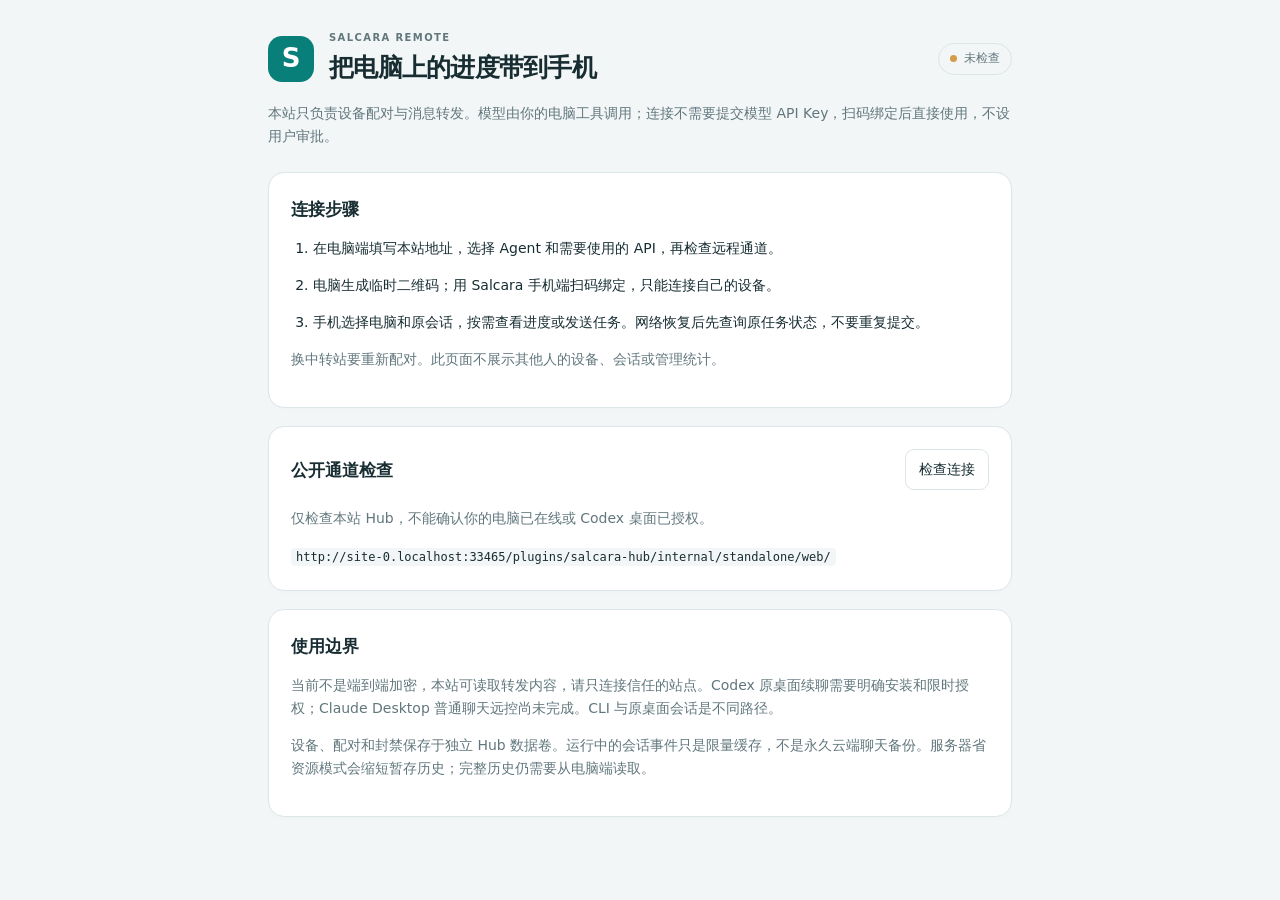
<file: plugins/salcara-hub/internal/standalone/web/help.html>
<!doctype html>
<html lang="zh-CN"><head><meta charset="utf-8"><meta name="viewport" content="width=device-width,initial-scale=1"><meta name="referrer" content="no-referrer"><title>Salcara · 连接说明</title><link rel="icon" href="./icon.svg" type="image/svg+xml"><link rel="stylesheet" href="./app.css"><script src="./help.js" defer></script></head>
<body><main class="page help-page">
<header class="header"><div class="brand">S</div><div><p class="eyebrow">SALCARA REMOTE</p><h1>把电脑上的进度带到手机</h1></div><span id="health" class="pill">未检查</span></header>
<p class="intro">本站只负责设备配对与消息转发。模型由你的电脑工具调用；连接不需要提交模型 API Key，扫码绑定后直接使用，不设用户审批。</p>
<section class="panel"><h2>连接步骤</h2><ol class="steps"><li>在电脑端填写本站地址，选择 Agent 和需要使用的 API，再检查远程通道。</li><li>电脑生成临时二维码；用 Salcara 手机端扫码绑定，只能连接自己的设备。</li><li>手机选择电脑和原会话，按需查看进度或发送任务。网络恢复后先查询原任务状态，不要重复提交。</li></ol><p class="muted">换中转站要重新配对。此页面不展示其他人的设备、会话或管理统计。</p></section>
<section class="panel"><div class="section-title"><h2>公开通道检查</h2><button id="check" type="button" class="secondary">检查连接</button></div><p id="status" class="muted">仅检查本站 Hub，不能确认你的电脑已在线或 Codex 桌面已授权。</p><code id="hub-url"></code></section>
<section class="panel"><h2>使用边界</h2><p class="muted">当前不是端到端加密，本站可读取转发内容，请只连接信任的站点。Codex 原桌面续聊需要明确安装和限时授权；Claude Desktop 普通聊天远控尚未完成。CLI 与原桌面会话是不同路径。</p><p class="muted">设备、配对和封禁保存于独立 Hub 数据卷。运行中的会话事件只是限量缓存，不是永久云端聊天备份。服务器省资源模式会缩短暂存历史；完整历史仍需要从电脑端读取。</p></section>
</main></body></html>
</file>
<file: plugins/salcara-hub/internal/standalone/web/app.css>
:root{color-scheme:light dark;--bg:#f3f6f7;--panel:#fff;--ink:#172d32;--muted:#61777d;--line:#dce5e8;--brand:#087f79;--soft:#e6f5f1;--danger:#ae3232}*{box-sizing:border-box}body{margin:0;background:var(--bg);color:var(--ink);font:14px/1.65 system-ui,-apple-system,"Segoe UI",sans-serif}.page{max-width:1280px;margin:0 auto;padding:30px 28px 36px}[hidden]{display:none!important}.header{display:flex;align-items:center;gap:15px;margin-bottom:12px}.brand{display:grid;place-items:center;width:46px;height:46px;border-radius:14px;color:white;background:var(--brand);font-size:26px;font-weight:750}.eyebrow{margin:0;letter-spacing:.14em;font-size:10px;color:var(--muted);font-weight:700}h1{font-size:25px;letter-spacing:-.03em;margin:0}h2{font-size:17px;margin:0 0 12px}.header>.pill{margin-left:auto}.intro{color:var(--muted);margin:14px 0 24px}.panel{background:var(--panel);border:1px solid var(--line);border-radius:16px;padding:22px;margin-bottom:18px;box-shadow:0 2px 6px #142c3303}.section-title{display:flex;align-items:center;justify-content:space-between;gap:16px;flex-wrap:wrap;margin-bottom:17px}.section-title h2{margin:0}.muted{color:var(--muted)}.small{font-size:12px}.pill{display:inline-flex;align-items:center;gap:7px;font-size:12px;color:var(--muted);background:var(--bg);border:1px solid var(--line);border-radius:100px;padding:5px 11px;white-space:nowrap}.pill:before{content:"";width:7px;height:7px;border-radius:100%;background:#d49b48}.pill.ok{background:var(--soft);color:var(--brand)}.pill.ok:before{background:var(--brand)}.pill.bad{color:var(--danger)}.pill.bad:before{background:var(--danger)}.stats{display:grid;grid-template-columns:repeat(4,1fr);gap:18px}.stats>div{border-left:2px solid var(--line);padding-left:15px}.stats strong{display:block;font-size:28px;line-height:1.25;font-weight:650}.stats span{display:block;color:var(--muted);font-size:12px;margin-top:6px}.actions,.login,.filters,.pagination,.dialog-actions{display:flex;align-items:center;gap:10px}.login{align-items:flex-end}.login .field{flex:1;max-width:650px}.field{display:flex;flex-direction:column;gap:6px;margin-bottom:10px}.field>span{font-size:12px;color:var(--muted)}input,select,textarea{font:inherit;color:var(--ink);background:var(--panel);border:1px solid var(--line);border-radius:9px;padding:9px 11px;min-height:40px}input:focus,select:focus,textarea:focus{outline:2px solid var(--brand);outline-offset:2px}button{font:inherit;border-radius:9px;padding:8px 13px;cursor:pointer;border:1px solid transparent;white-space:nowrap;min-height:40px}.primary{background:var(--brand);color:#fff}.secondary{background:var(--panel);color:var(--ink);border-color:var(--line)}.danger{background:var(--danger);color:#fff}button:disabled{opacity:.45;cursor:not-allowed}.filters{align-items:flex-end;flex-wrap:wrap}.filters .field:first-child{flex:1;min-width:180px}.filters>button,.login>button{margin-bottom:10px}.table-scroll{overflow:auto}table{border-collapse:collapse;width:100%;min-width:790px}th{text-align:left;color:var(--muted);font-size:12px;font-weight:600;background:var(--bg)}th,td{padding:13px 12px;border-bottom:1px solid var(--line);vertical-align:top}td small{display:block;color:var(--muted);font-size:11px;margin-top:5px;overflow-wrap:anywhere}td:first-child{max-width:300px}td.device-actions{max-width:230px}td button{font-size:12px;padding:5px 8px;min-height:30px;margin:0 5px 5px 0}.pagination{justify-content:space-between;margin:14px 0}.audit{font-size:12px;max-height:320px;overflow:auto}.audit p{padding:9px 0;margin:0;border-bottom:1px solid var(--line);overflow-wrap:anywhere}.notice{padding:6px 0;min-height:26px;color:var(--brand);overflow-wrap:anywhere}.notice.error{color:var(--danger)}dialog{max-width:520px;width:calc(100% - 32px);padding:26px;border:1px solid var(--line);border-radius:16px;background:var(--panel);color:var(--ink)}dialog::backdrop{background:#142c3360}.dialog-actions{justify-content:flex-end;margin-top:20px}a{color:var(--brand)}.steps{padding-left:22px}.steps li{margin:14px 0}.help-page{max-width:800px}code{font:12px ui-monospace,monospace;background:var(--bg);border-radius:4px;padding:2px 5px;overflow-wrap:anywhere}@media(max-width:760px){.page{padding:20px 14px}h1{font-size:21px}.panel{padding:18px}.stats{grid-template-columns:repeat(2,1fr)}.section-title{align-items:flex-start}.login{display:block}.login button{width:100%}.actions{flex-wrap:wrap}.header{gap:10px}.header>.pill{font-size:10px;padding:4px 7px}.pagination{align-items:flex-start}.filters .field{flex:1}}@media(prefers-color-scheme:dark){:root{--bg:#131e22;--panel:#1a292e;--ink:#e4edf0;--muted:#9aafb6;--line:#304148;--brand:#42bdb0;--soft:#173d39;--danger:#ee8585}.primary,.danger{color:#102124}input,select,textarea{color-scheme:dark}}
.mode-options{display:grid;grid-template-columns:repeat(3,minmax(0,1fr));gap:12px}.mode-card{display:flex;flex-direction:column;align-items:flex-start;text-align:left;gap:8px;white-space:normal;background:var(--panel);color:var(--ink);border-color:var(--line);padding:17px}.mode-card.selected{border-color:var(--brand);background:var(--soft)}.mode-card.selected:disabled{opacity:1}.mode-card strong{font-size:15px}.mode-card span,.mode-card small{color:var(--muted);font-size:12px}.mode-card:focus-visible{outline:2px solid var(--brand);outline-offset:2px}#update-status{white-space:pre-line}@media(max-width:760px){.mode-options{grid-template-columns:1fr}}
#cleanup-form{align-items:flex-end;flex-wrap:wrap}#cleanup-form .field{flex:1 1 0;min-width:170px;max-width:none;margin-bottom:0}#cleanup-form .actions{flex-wrap:nowrap}#cleanup-details{margin-top:12px}
</file>
